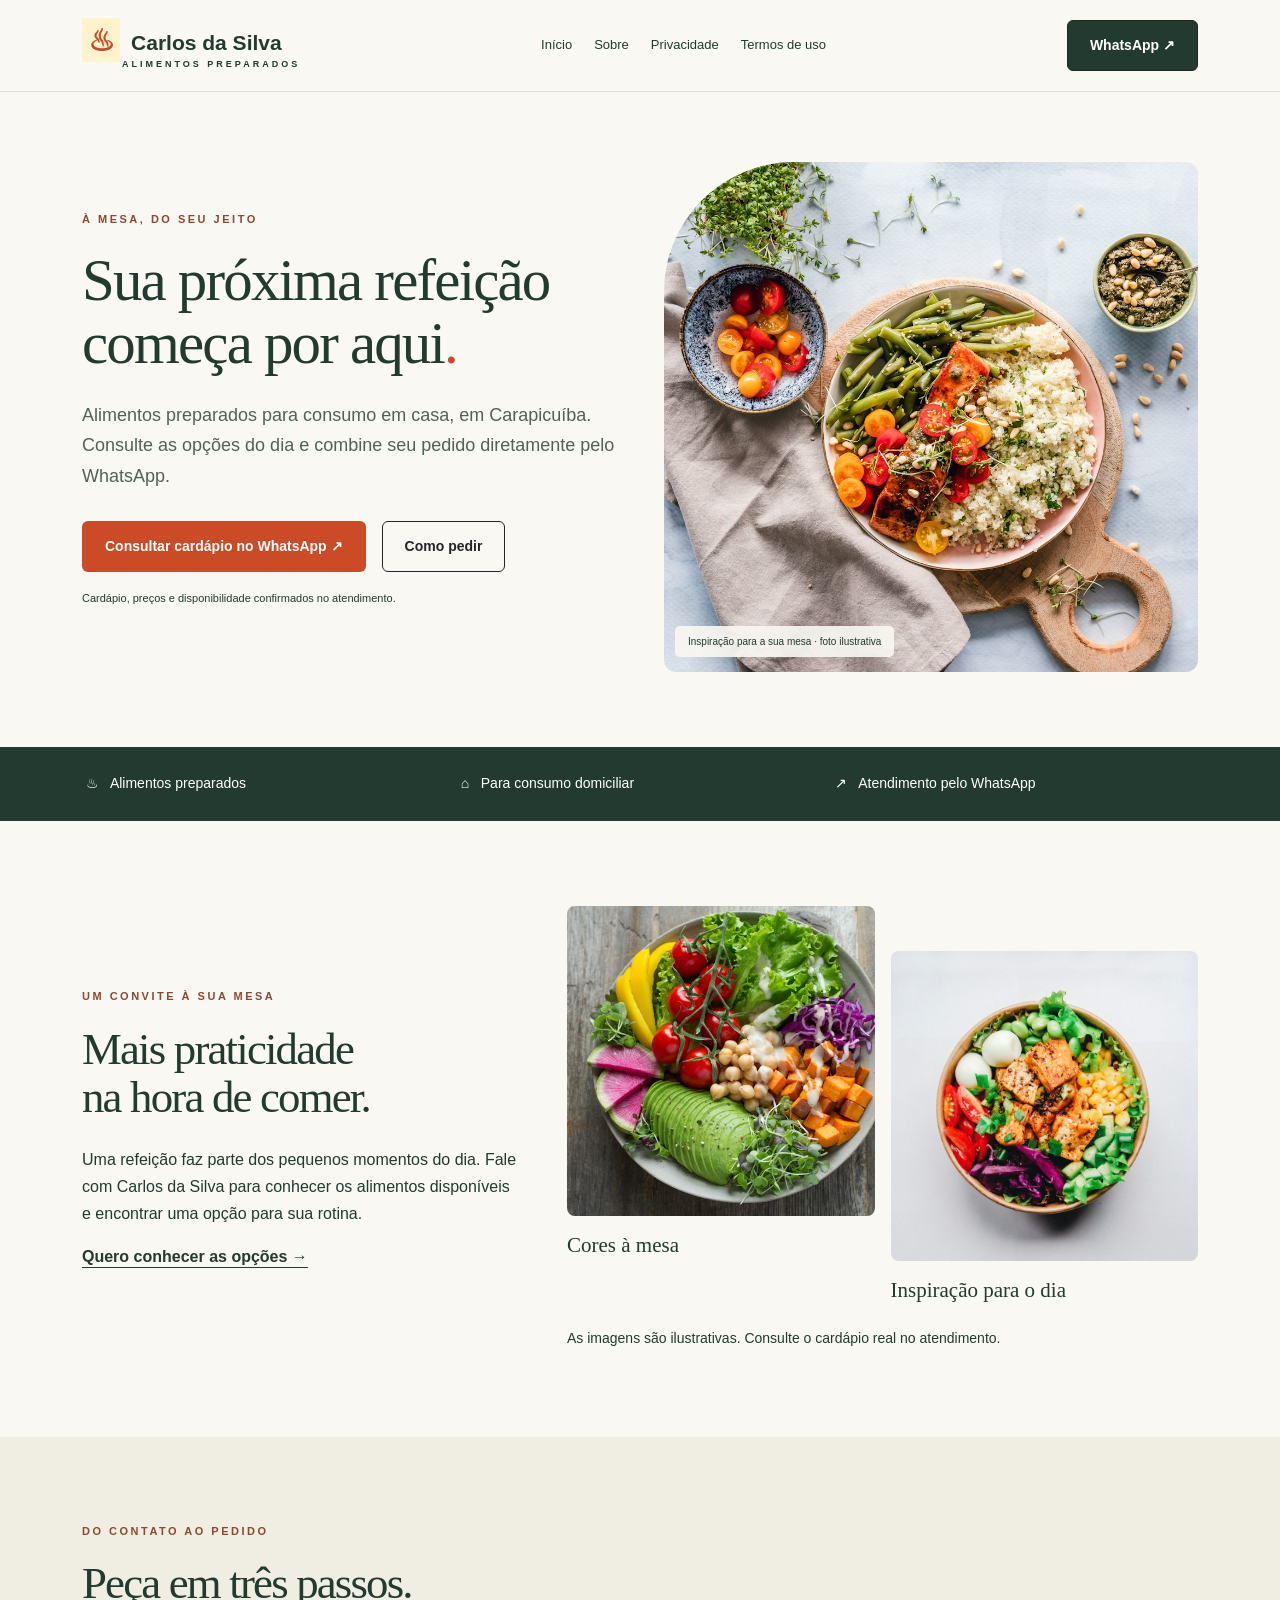
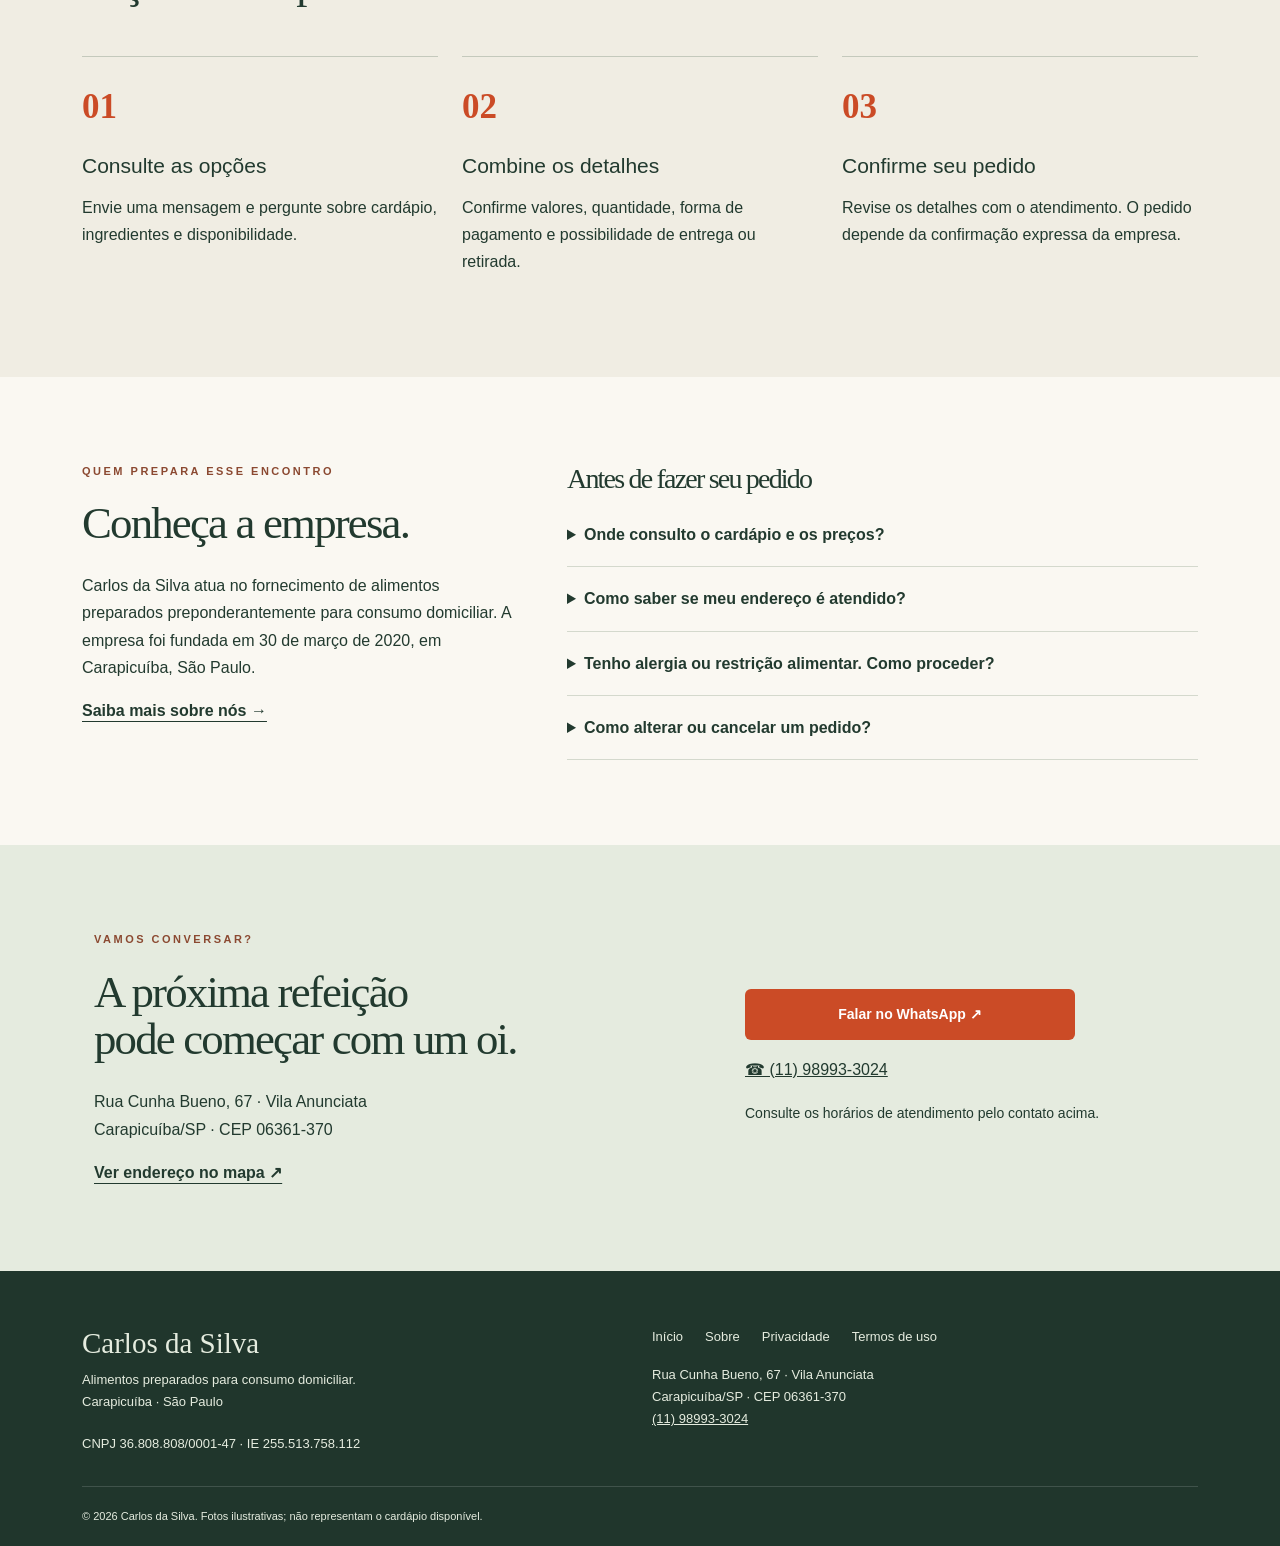
<file: index.html>
<!doctype html><html lang="pt-BR"><head><meta charset="utf-8"><meta name="viewport" content="width=device-width,initial-scale=1"><meta name="description" content="Consulte opções de alimentos preparados para consumo domiciliar com Carlos da Silva em Carapicuíba/SP. Atendimento pelo WhatsApp."><title>Alimentos preparados em Carapicuíba | Carlos da Silva</title><link rel="stylesheet" href="assets/bootstrap.min.css"><link rel="stylesheet" href="assets/style.css"></head><body><a class="skip" href="#conteudo">Pular para conteúdo</a><header><div class="container top"><a class="brand" href="index.html"><span class="mark">♨</span> Carlos da Silva<small>ALIMENTOS PREPARADOS</small></a><nav aria-label="Menu principal"><a href="index.html">Início</a><a href="sobre.html">Sobre</a><a href="privacidade.html">Privacidade</a><a href="termos.html">Termos de uso</a></nav><a class="btn btn-dark" href="https://wa.me/5511989933024?text=Ol%C3%A1%21%20Gostaria%20de%20consultar%20o%20card%C3%A1pio%20e%20a%20disponibilidade.">WhatsApp ↗</a></div></header><main id="conteudo"><section class="hero"><div class="container"><div class="row align-items-center g-5"><div class="col-lg-6"><div class="eyebrow">À MESA, DO SEU JEITO</div><h1>Sua próxima refeição<br>começa por aqui<span>.</span></h1><p class="lead">Alimentos preparados para consumo em casa, em Carapicuíba. Consulte as opções do dia e combine seu pedido diretamente pelo WhatsApp.</p><div class="d-flex flex-wrap gap-3"><a class="btn btn-orange" href="https://wa.me/5511989933024?text=Ol%C3%A1%21%20Gostaria%20de%20consultar%20o%20card%C3%A1pio%20e%20a%20disponibilidade.">Consultar cardápio no WhatsApp ↗</a><a class="btn btn-outline-dark" href="#como-pedir">Como pedir</a></div><p class="micro">Cardápio, preços e disponibilidade confirmados no atendimento.</p></div><div class="col-lg-6 visual"><img src="assets/refeicao.jpg" alt="Prato com vegetais e acompanhamentos, imagem ilustrativa" width="1400" height="1050"><span class="photo-label">Inspiração para a sua mesa · foto ilustrativa</span></div></div></div></section><section class="strip"><div class="container row mx-auto g-3"><div class="col-md-4">♨ &nbsp; Alimentos preparados</div><div class="col-md-4">⌂ &nbsp; Para consumo domiciliar</div><div class="col-md-4">↗ &nbsp; Atendimento pelo WhatsApp</div></div></section><section class="section container"><div class="row g-5 align-items-center"><div class="col-lg-5"><div class="eyebrow">UM CONVITE À SUA MESA</div><h2>Mais praticidade<br>na hora de comer.</h2><p>Uma refeição faz parte dos pequenos momentos do dia. Fale com Carlos da Silva para conhecer os alimentos disponíveis e encontrar uma opção para sua rotina.</p><a class="text-link" href="https://wa.me/5511989933024?text=Ol%C3%A1%21%20Gostaria%20de%20consultar%20o%20card%C3%A1pio%20e%20a%20disponibilidade.">Quero conhecer as opções →</a></div><div class="col-lg-7"><div class="row g-3"><div class="col-6"><img class="food" src="assets/salada.jpg" alt="Salada colorida em foto ilustrativa" loading="lazy"><p class="caption">Cores à mesa</p></div><div class="col-6"><img class="food offset-photo" src="assets/prato.jpg" alt="Composição de refeição com vegetais, foto ilustrativa" loading="lazy"><p class="caption">Inspiração para o dia</p></div></div><small>As imagens são ilustrativas. Consulte o cardápio real no atendimento.</small></div></div></section><section id="como-pedir" class="steps section"><div class="container"><div class="eyebrow">DO CONTATO AO PEDIDO</div><h2>Peça em três passos.</h2><div class="row g-4 mt-3"><div class="col-md-4"><div class="step"><b>01</b><h3>Consulte as opções</h3><p>Envie uma mensagem e pergunte sobre cardápio, ingredientes e disponibilidade.</p></div></div><div class="col-md-4"><div class="step"><b>02</b><h3>Combine os detalhes</h3><p>Confirme valores, quantidade, forma de pagamento e possibilidade de entrega ou retirada.</p></div></div><div class="col-md-4"><div class="step"><b>03</b><h3>Confirme seu pedido</h3><p>Revise os detalhes com o atendimento. O pedido depende da confirmação expressa da empresa.</p></div></div></div></div></section><section class="section container"><div class="row g-5"><div class="col-lg-5"><div class="eyebrow">QUEM PREPARA ESSE ENCONTRO</div><h2>Conheça a empresa.</h2><p>Carlos da Silva atua no fornecimento de alimentos preparados preponderantemente para consumo domiciliar. A empresa foi fundada em 30 de março de 2020, em Carapicuíba, São Paulo.</p><a class="text-link" href="sobre.html">Saiba mais sobre nós →</a></div><div class="col-lg-7"><h2 class="h3">Antes de fazer seu pedido</h2><details><summary>Onde consulto o cardápio e os preços?</summary><p>Diretamente pelo WhatsApp. Opções, valores e disponibilidade são informados antes da confirmação.</p></details><details><summary>Como saber se meu endereço é atendido?</summary><p>Informe seu bairro e endereço ao atendimento. Confirme a possibilidade de entrega, eventual taxa, prazo ou alternativa de retirada antes de pedir.</p></details><details><summary>Tenho alergia ou restrição alimentar. Como proceder?</summary><p>Informe sua restrição antes do pedido e consulte ingredientes e condições de preparo. Não presuma ausência de alérgenos ou de contaminação cruzada.</p></details><details><summary>Como alterar ou cancelar um pedido?</summary><p>Entre em contato pelo telefone ou WhatsApp assim que possível. A solicitação será analisada considerando a etapa de preparo e as condições informadas no atendimento.</p></details></div></div></section><section class="contact section"><div class="container row g-4 mx-auto align-items-center"><div class="col-lg-7"><div class="eyebrow">VAMOS CONVERSAR?</div><h2>A próxima refeição<br>pode começar com um oi.</h2><p>Rua Cunha Bueno, 67 · Vila Anunciata<br>Carapicuíba/SP · CEP 06361-370</p><a class="text-link" href="https://www.google.com/maps/search/?api=1&query=Rua+Cunha+Bueno+67+Carapicuiba+SP" target="_blank" rel="noopener">Ver endereço no mapa ↗</a></div><div class="col-lg-5"><a class="btn btn-orange" href="https://wa.me/5511989933024?text=Ol%C3%A1%21%20Gostaria%20de%20consultar%20o%20card%C3%A1pio%20e%20a%20disponibilidade.">Falar no WhatsApp ↗</a><p class="mt-3"><a href="tel:+5511989933024">☎ (11) 98993-3024</a></p><small>Consulte os horários de atendimento pelo contato acima.</small></div></div></section></main><footer><div class="container"><div class="row g-4"><div class="col-md-6"><h3>Carlos da Silva</h3><p>Alimentos preparados para consumo domiciliar.<br>Carapicuíba · São Paulo</p><small>CNPJ 36.808.808/0001-47 · IE 255.513.758.112</small></div><div class="col-md-6"><nav aria-label="Links do rodapé"><a href="index.html">Início</a><a href="sobre.html">Sobre</a><a href="privacidade.html">Privacidade</a><a href="termos.html">Termos de uso</a></nav><p class="mt-3">Rua Cunha Bueno, 67 · Vila Anunciata<br>Carapicuíba/SP · CEP 06361-370<br><a href="tel:+5511989933024">(11) 98993-3024</a></p></div></div><div class="copyright">© 2026 Carlos da Silva. Fotos ilustrativas; não representam o cardápio disponível.</div></div></footer></body></html>
</file>
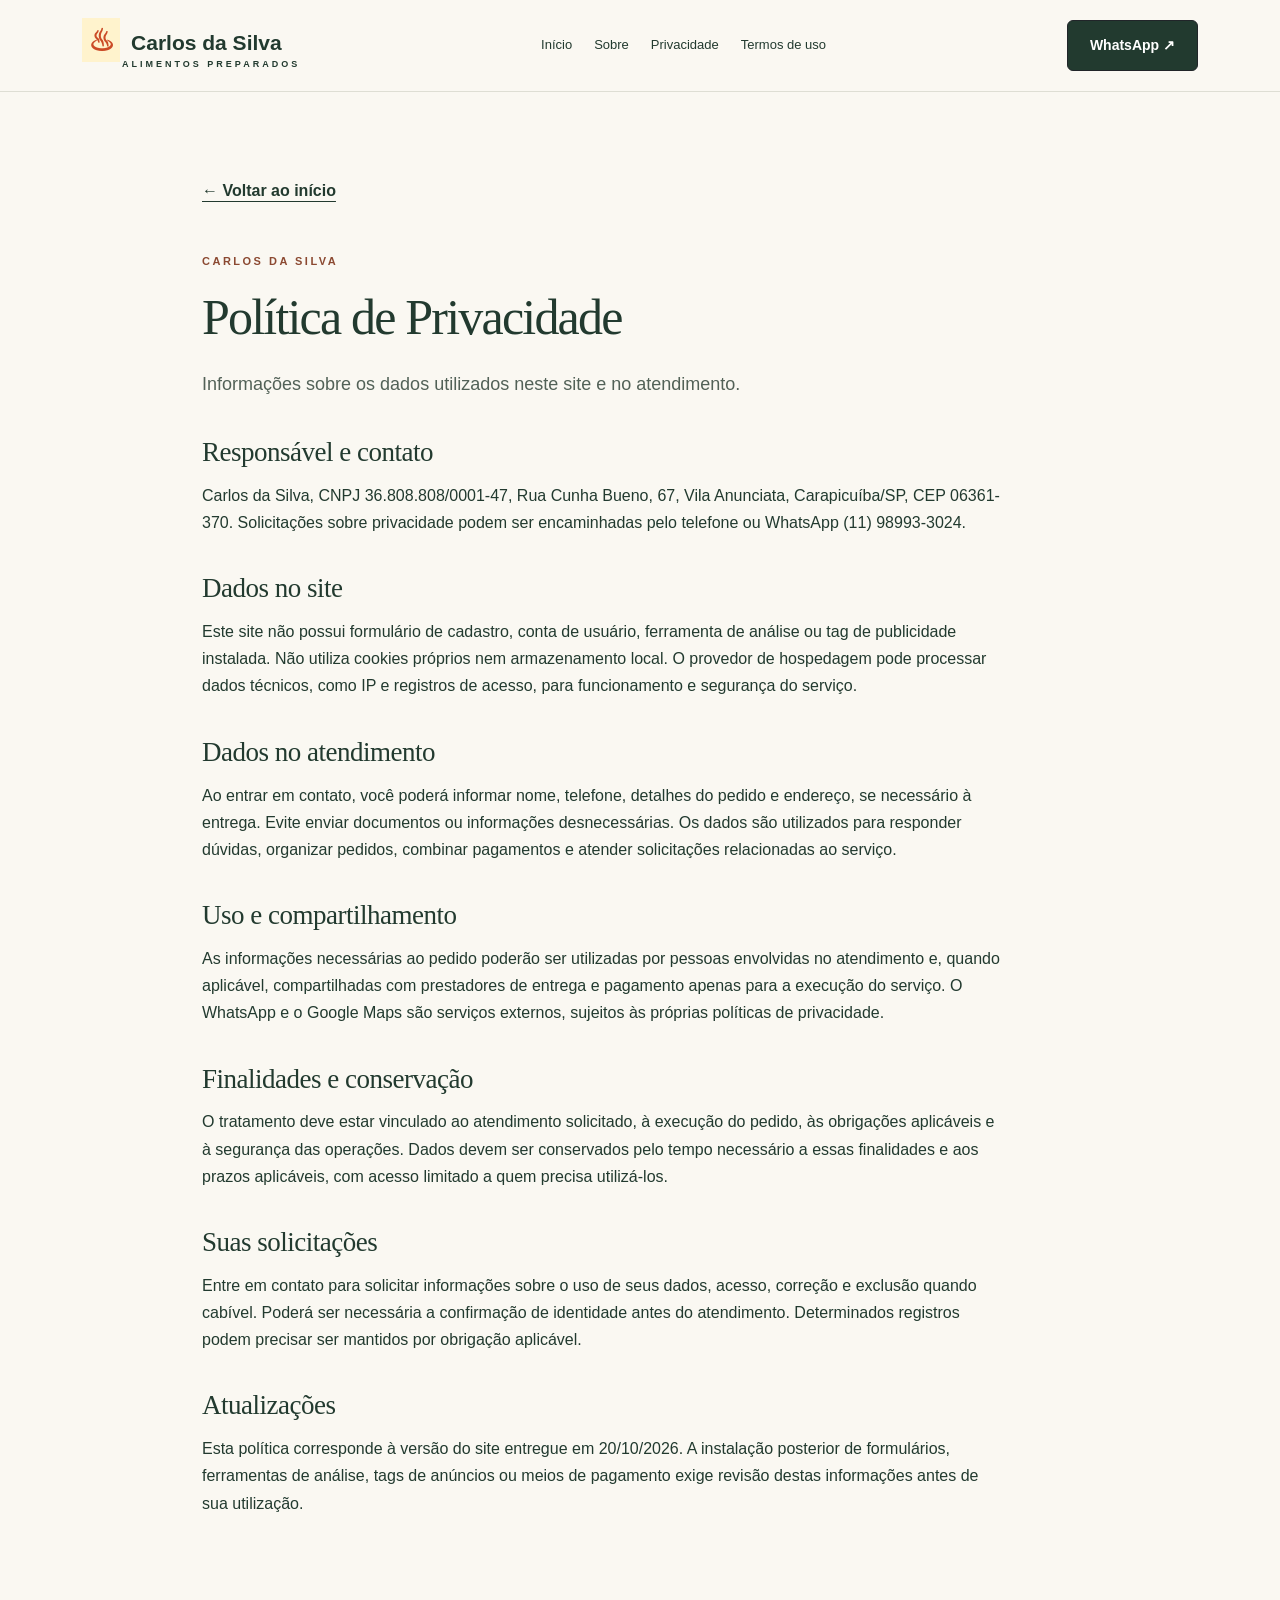
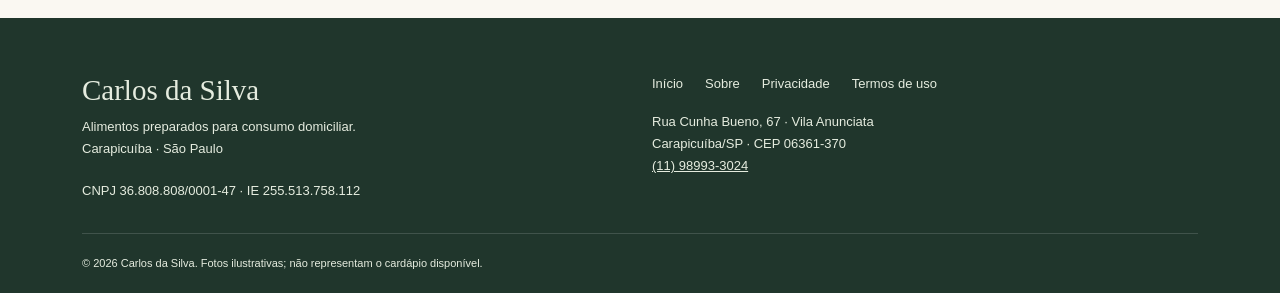
<file: privacidade.html>
<!doctype html><html lang="pt-BR"><head><meta charset="utf-8"><meta name="viewport" content="width=device-width,initial-scale=1"><meta name="description" content="Informações sobre os dados utilizados neste site e no atendimento."><title>Política de Privacidade | Carlos da Silva</title><link rel="stylesheet" href="assets/bootstrap.min.css"><link rel="stylesheet" href="assets/style.css"></head><body><a class="skip" href="#conteudo">Pular para conteúdo</a><header><div class="container top"><a class="brand" href="index.html"><span class="mark">♨</span> Carlos da Silva<small>ALIMENTOS PREPARADOS</small></a><nav aria-label="Menu principal"><a href="index.html">Início</a><a href="sobre.html">Sobre</a><a href="privacidade.html">Privacidade</a><a href="termos.html">Termos de uso</a></nav><a class="btn btn-dark" href="https://wa.me/5511989933024?text=Ol%C3%A1%21%20Gostaria%20de%20consultar%20o%20card%C3%A1pio%20e%20a%20disponibilidade.">WhatsApp ↗</a></div></header><main id="conteudo"><article class="container legal section"><a class="text-link" href="index.html">← Voltar ao início</a><div class="eyebrow mt-5">CARLOS DA SILVA</div><h1>Política de Privacidade</h1><p class="lead">Informações sobre os dados utilizados neste site e no atendimento.</p><h2>Responsável e contato</h2><p>Carlos da Silva, CNPJ 36.808.808/0001-47, Rua Cunha Bueno, 67, Vila Anunciata, Carapicuíba/SP, CEP 06361-370. Solicitações sobre privacidade podem ser encaminhadas pelo telefone ou WhatsApp (11) 98993-3024.</p><h2>Dados no site</h2><p>Este site não possui formulário de cadastro, conta de usuário, ferramenta de análise ou tag de publicidade instalada. Não utiliza cookies próprios nem armazenamento local. O provedor de hospedagem pode processar dados técnicos, como IP e registros de acesso, para funcionamento e segurança do serviço.</p><h2>Dados no atendimento</h2><p>Ao entrar em contato, você poderá informar nome, telefone, detalhes do pedido e endereço, se necessário à entrega. Evite enviar documentos ou informações desnecessárias. Os dados são utilizados para responder dúvidas, organizar pedidos, combinar pagamentos e atender solicitações relacionadas ao serviço.</p><h2>Uso e compartilhamento</h2><p>As informações necessárias ao pedido poderão ser utilizadas por pessoas envolvidas no atendimento e, quando aplicável, compartilhadas com prestadores de entrega e pagamento apenas para a execução do serviço. O WhatsApp e o Google Maps são serviços externos, sujeitos às próprias políticas de privacidade.</p><h2>Finalidades e conservação</h2><p>O tratamento deve estar vinculado ao atendimento solicitado, à execução do pedido, às obrigações aplicáveis e à segurança das operações. Dados devem ser conservados pelo tempo necessário a essas finalidades e aos prazos aplicáveis, com acesso limitado a quem precisa utilizá-los.</p><h2>Suas solicitações</h2><p>Entre em contato para solicitar informações sobre o uso de seus dados, acesso, correção e exclusão quando cabível. Poderá ser necessária a confirmação de identidade antes do atendimento. Determinados registros podem precisar ser mantidos por obrigação aplicável.</p><h2>Atualizações</h2><p>Esta política corresponde à versão do site entregue em 20/10/2026. A instalação posterior de formulários, ferramentas de análise, tags de anúncios ou meios de pagamento exige revisão destas informações antes de sua utilização.</p></article></main><footer><div class="container"><div class="row g-4"><div class="col-md-6"><h3>Carlos da Silva</h3><p>Alimentos preparados para consumo domiciliar.<br>Carapicuíba · São Paulo</p><small>CNPJ 36.808.808/0001-47 · IE 255.513.758.112</small></div><div class="col-md-6"><nav aria-label="Links do rodapé"><a href="index.html">Início</a><a href="sobre.html">Sobre</a><a href="privacidade.html">Privacidade</a><a href="termos.html">Termos de uso</a></nav><p class="mt-3">Rua Cunha Bueno, 67 · Vila Anunciata<br>Carapicuíba/SP · CEP 06361-370<br><a href="tel:+5511989933024">(11) 98993-3024</a></p></div></div><div class="copyright">© 2026 Carlos da Silva. Fotos ilustrativas; não representam o cardápio disponível.</div></div></footer></body></html>
</file>
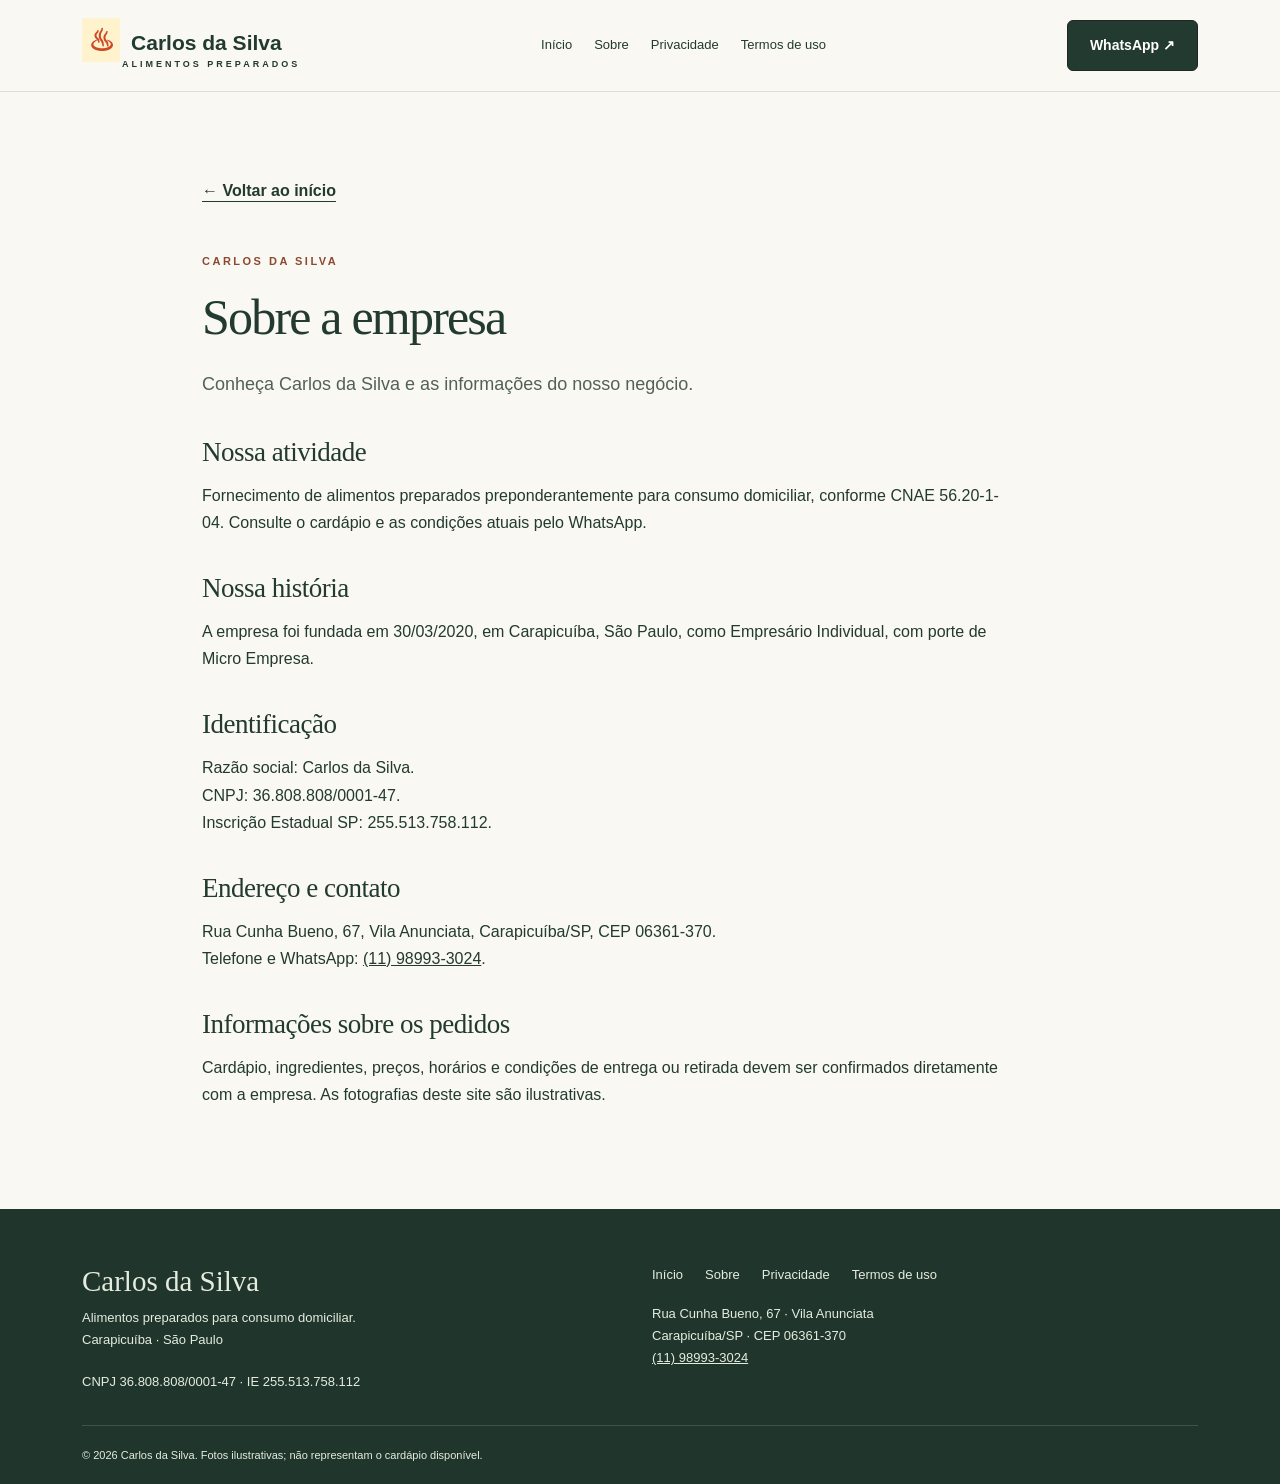
<file: sobre.html>
<!doctype html><html lang="pt-BR"><head><meta charset="utf-8"><meta name="viewport" content="width=device-width,initial-scale=1"><meta name="description" content="Conheça Carlos da Silva e as informações do nosso negócio."><title>Sobre a empresa | Carlos da Silva</title><link rel="stylesheet" href="assets/bootstrap.min.css"><link rel="stylesheet" href="assets/style.css"></head><body><a class="skip" href="#conteudo">Pular para conteúdo</a><header><div class="container top"><a class="brand" href="index.html"><span class="mark">♨</span> Carlos da Silva<small>ALIMENTOS PREPARADOS</small></a><nav aria-label="Menu principal"><a href="index.html">Início</a><a href="sobre.html">Sobre</a><a href="privacidade.html">Privacidade</a><a href="termos.html">Termos de uso</a></nav><a class="btn btn-dark" href="https://wa.me/5511989933024?text=Ol%C3%A1%21%20Gostaria%20de%20consultar%20o%20card%C3%A1pio%20e%20a%20disponibilidade.">WhatsApp ↗</a></div></header><main id="conteudo"><article class="container legal section"><a class="text-link" href="index.html">← Voltar ao início</a><div class="eyebrow mt-5">CARLOS DA SILVA</div><h1>Sobre a empresa</h1><p class="lead">Conheça Carlos da Silva e as informações do nosso negócio.</p><h2>Nossa atividade</h2><p>Fornecimento de alimentos preparados preponderantemente para consumo domiciliar, conforme CNAE 56.20-1-04. Consulte o cardápio e as condições atuais pelo WhatsApp.</p><h2>Nossa história</h2><p>A empresa foi fundada em 30/03/2020, em Carapicuíba, São Paulo, como Empresário Individual, com porte de Micro Empresa.</p><h2>Identificação</h2><p>Razão social: Carlos da Silva.<br>CNPJ: 36.808.808/0001-47.<br>Inscrição Estadual SP: 255.513.758.112.</p><h2>Endereço e contato</h2><p>Rua Cunha Bueno, 67, Vila Anunciata, Carapicuíba/SP, CEP 06361-370.<br>Telefone e WhatsApp: <a href="tel:+5511989933024">(11) 98993-3024</a>.</p><h2>Informações sobre os pedidos</h2><p>Cardápio, ingredientes, preços, horários e condições de entrega ou retirada devem ser confirmados diretamente com a empresa. As fotografias deste site são ilustrativas.</p></article></main><footer><div class="container"><div class="row g-4"><div class="col-md-6"><h3>Carlos da Silva</h3><p>Alimentos preparados para consumo domiciliar.<br>Carapicuíba · São Paulo</p><small>CNPJ 36.808.808/0001-47 · IE 255.513.758.112</small></div><div class="col-md-6"><nav aria-label="Links do rodapé"><a href="index.html">Início</a><a href="sobre.html">Sobre</a><a href="privacidade.html">Privacidade</a><a href="termos.html">Termos de uso</a></nav><p class="mt-3">Rua Cunha Bueno, 67 · Vila Anunciata<br>Carapicuíba/SP · CEP 06361-370<br><a href="tel:+5511989933024">(11) 98993-3024</a></p></div></div><div class="copyright">© 2026 Carlos da Silva. Fotos ilustrativas; não representam o cardápio disponível.</div></div></footer></body></html>
</file>
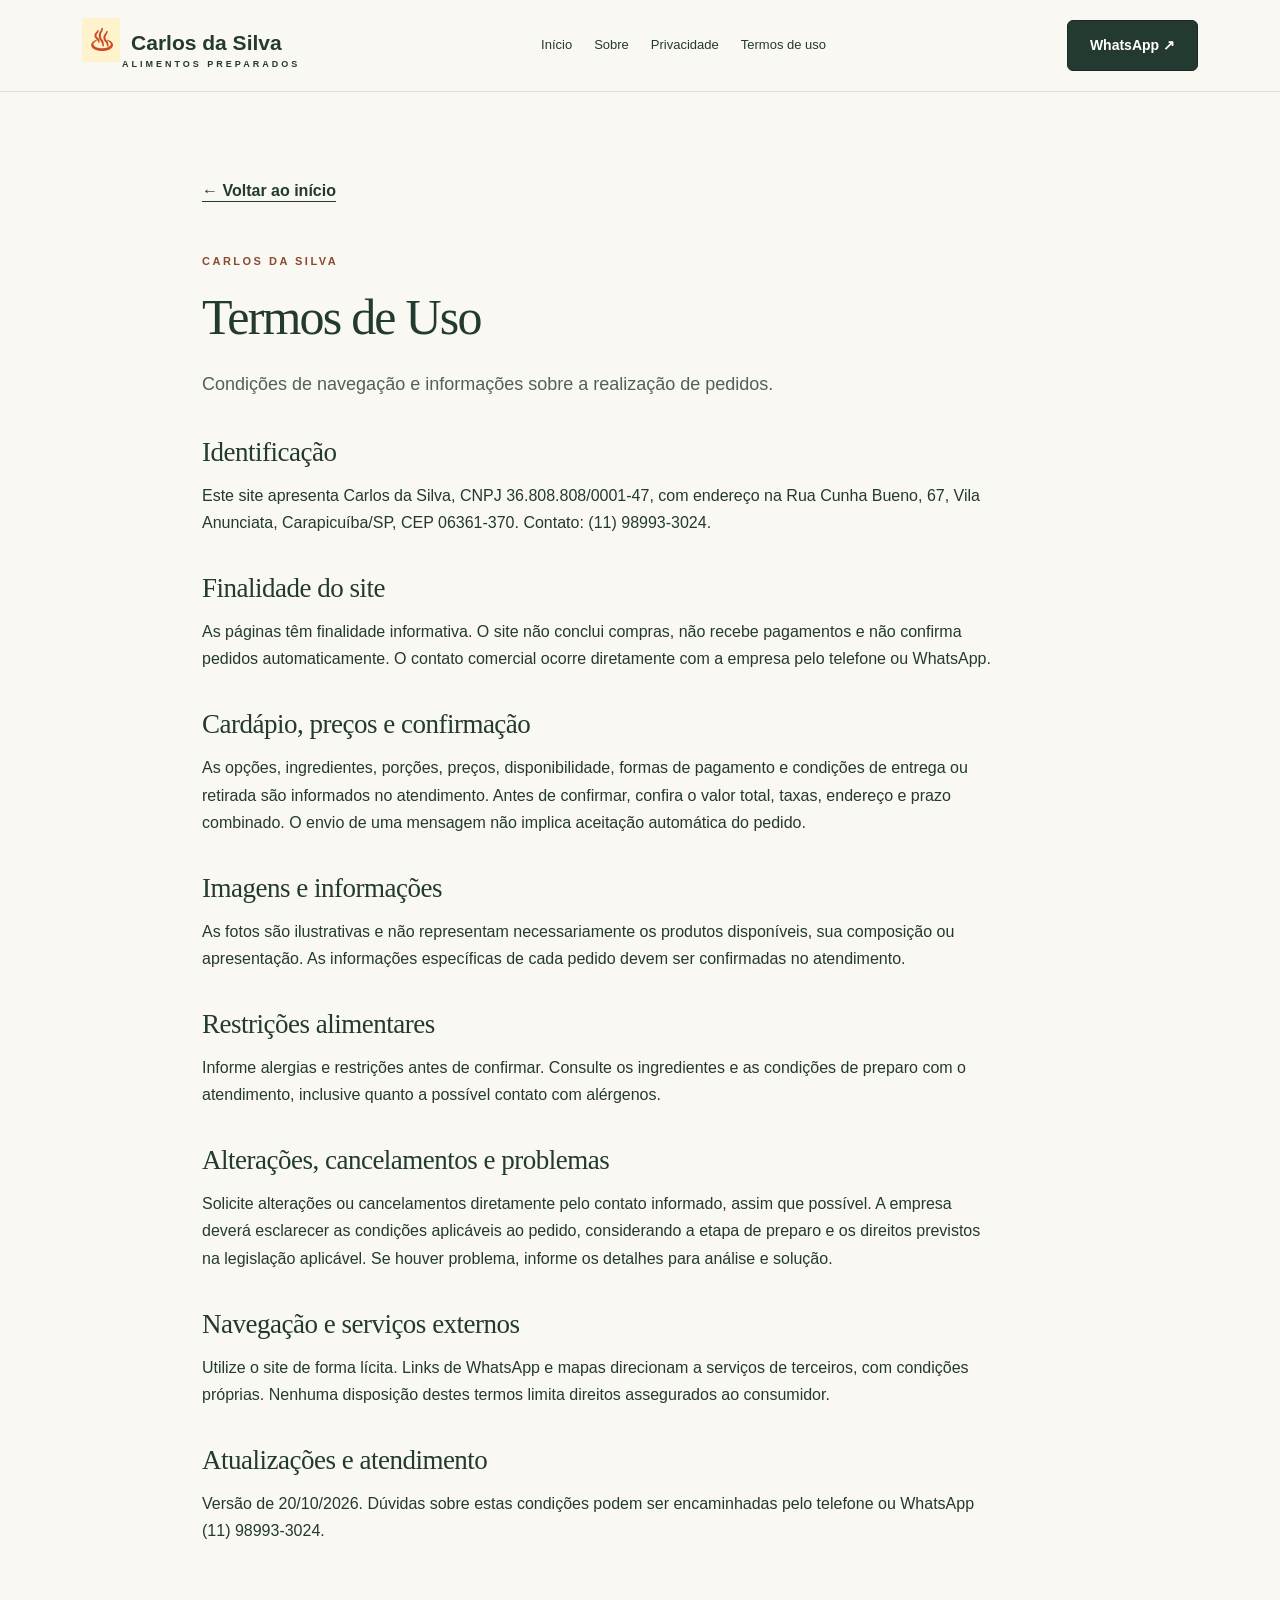
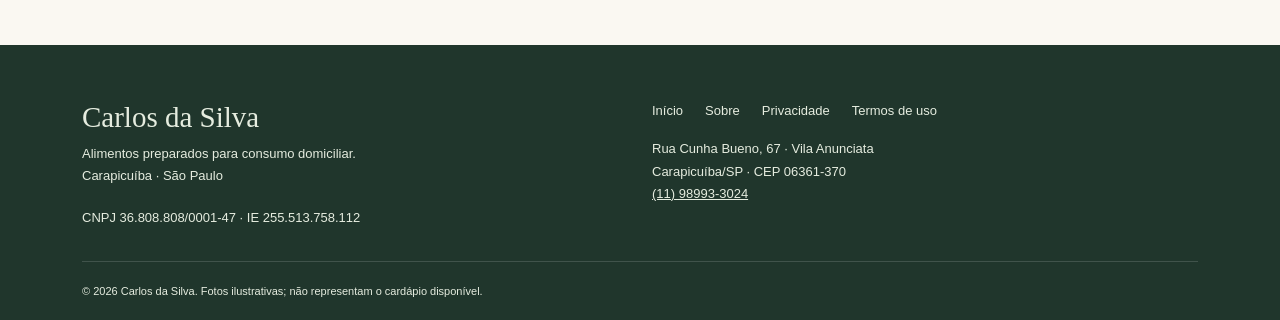
<file: termos.html>
<!doctype html><html lang="pt-BR"><head><meta charset="utf-8"><meta name="viewport" content="width=device-width,initial-scale=1"><meta name="description" content="Condições de navegação e informações sobre a realização de pedidos."><title>Termos de Uso | Carlos da Silva</title><link rel="stylesheet" href="assets/bootstrap.min.css"><link rel="stylesheet" href="assets/style.css"></head><body><a class="skip" href="#conteudo">Pular para conteúdo</a><header><div class="container top"><a class="brand" href="index.html"><span class="mark">♨</span> Carlos da Silva<small>ALIMENTOS PREPARADOS</small></a><nav aria-label="Menu principal"><a href="index.html">Início</a><a href="sobre.html">Sobre</a><a href="privacidade.html">Privacidade</a><a href="termos.html">Termos de uso</a></nav><a class="btn btn-dark" href="https://wa.me/5511989933024?text=Ol%C3%A1%21%20Gostaria%20de%20consultar%20o%20card%C3%A1pio%20e%20a%20disponibilidade.">WhatsApp ↗</a></div></header><main id="conteudo"><article class="container legal section"><a class="text-link" href="index.html">← Voltar ao início</a><div class="eyebrow mt-5">CARLOS DA SILVA</div><h1>Termos de Uso</h1><p class="lead">Condições de navegação e informações sobre a realização de pedidos.</p><h2>Identificação</h2><p>Este site apresenta Carlos da Silva, CNPJ 36.808.808/0001-47, com endereço na Rua Cunha Bueno, 67, Vila Anunciata, Carapicuíba/SP, CEP 06361-370. Contato: (11) 98993-3024.</p><h2>Finalidade do site</h2><p>As páginas têm finalidade informativa. O site não conclui compras, não recebe pagamentos e não confirma pedidos automaticamente. O contato comercial ocorre diretamente com a empresa pelo telefone ou WhatsApp.</p><h2>Cardápio, preços e confirmação</h2><p>As opções, ingredientes, porções, preços, disponibilidade, formas de pagamento e condições de entrega ou retirada são informados no atendimento. Antes de confirmar, confira o valor total, taxas, endereço e prazo combinado. O envio de uma mensagem não implica aceitação automática do pedido.</p><h2>Imagens e informações</h2><p>As fotos são ilustrativas e não representam necessariamente os produtos disponíveis, sua composição ou apresentação. As informações específicas de cada pedido devem ser confirmadas no atendimento.</p><h2>Restrições alimentares</h2><p>Informe alergias e restrições antes de confirmar. Consulte os ingredientes e as condições de preparo com o atendimento, inclusive quanto a possível contato com alérgenos.</p><h2>Alterações, cancelamentos e problemas</h2><p>Solicite alterações ou cancelamentos diretamente pelo contato informado, assim que possível. A empresa deverá esclarecer as condições aplicáveis ao pedido, considerando a etapa de preparo e os direitos previstos na legislação aplicável. Se houver problema, informe os detalhes para análise e solução.</p><h2>Navegação e serviços externos</h2><p>Utilize o site de forma lícita. Links de WhatsApp e mapas direcionam a serviços de terceiros, com condições próprias. Nenhuma disposição destes termos limita direitos assegurados ao consumidor.</p><h2>Atualizações e atendimento</h2><p>Versão de 20/10/2026. Dúvidas sobre estas condições podem ser encaminhadas pelo telefone ou WhatsApp (11) 98993-3024.</p></article></main><footer><div class="container"><div class="row g-4"><div class="col-md-6"><h3>Carlos da Silva</h3><p>Alimentos preparados para consumo domiciliar.<br>Carapicuíba · São Paulo</p><small>CNPJ 36.808.808/0001-47 · IE 255.513.758.112</small></div><div class="col-md-6"><nav aria-label="Links do rodapé"><a href="index.html">Início</a><a href="sobre.html">Sobre</a><a href="privacidade.html">Privacidade</a><a href="termos.html">Termos de uso</a></nav><p class="mt-3">Rua Cunha Bueno, 67 · Vila Anunciata<br>Carapicuíba/SP · CEP 06361-370<br><a href="tel:+5511989933024">(11) 98993-3024</a></p></div></div><div class="copyright">© 2026 Carlos da Silva. Fotos ilustrativas; não representam o cardápio disponível.</div></div></footer></body></html>
</file>
<file: assets/style.css>
@charset "UTF-8";:root{--ink:#223a2f;--orange:#cb4b26;--paper:#faf8f2}body{background:var(--paper);color:var(--ink);font-family:Arial,sans-serif;line-height:1.7}a{color:inherit}header{border-bottom:1px solid #deded4;background:var(--paper)}.top{display:flex;align-items:center;justify-content:space-between;gap:25px;padding-top:20px;padding-bottom:20px}.brand{text-decoration:none;font-weight:700;font-size:21px;line-height:1.3}.brand small{display:block;font-size:9px;letter-spacing:3px;margin-left:40px}.mark{color:var(--orange);font-size:30px;margin-right:5px}nav{display:flex;gap:22px;flex-wrap:wrap}nav a{text-decoration:none;font-size:13px}.btn{padding:14px 22px;border-radius:6px;font-size:14px;font-weight:600}.btn-orange{background:var(--orange);color:white}.btn-orange:hover{background:#a73515;color:white}.btn-dark{background:var(--ink)}.hero{padding:70px 0 75px}.eyebrow{font-size:11px;letter-spacing:2.5px;font-weight:bold;margin-bottom:20px;color:#8b4931}h1,h2{font-family:Georgia,serif;line-height:1.07;letter-spacing:-1.8px}h1{font-size:clamp(42px,4.6vw,68px);margin-bottom:25px}h1 span{color:var(--orange)}h2{font-size:clamp(34px,3.5vw,46px);margin-bottom:24px}h3{font-size:21px}.lead{font-size:18px;line-height:1.7;max-width:540px;color:#526157;margin-bottom:30px}.micro{font-size:11px;margin-top:17px}.visual{position:relative}.visual img{width:100%;height:510px;object-fit:cover;border-radius:130px 12px 12px 12px}.photo-label{position:absolute;bottom:15px;left:35px;background:#faf8f2e8;padding:7px 13px;border-radius:5px;font-size:10px}.strip{background:var(--ink);color:#fff;padding:25px 0;font-size:14px}.section{padding-top:85px;padding-bottom:85px}.food{width:100%;height:310px;object-fit:cover;border-radius:8px}.offset-photo{margin-top:45px}.caption{font-family:Georgia,serif;font-size:21px;margin-top:12px}.text-link{font-weight:bold;text-underline-offset:5px}.steps{background:#f0ede3}.step{border-top:1px solid #c4c9bc;padding-top:20px}.step b{font-family:Georgia,serif;color:var(--orange);font-size:35px}.step h3{margin:16px 0}details{border-bottom:1px solid #d4d9cd;padding:18px 0}summary{font-weight:600;cursor:pointer}details p{padding-top:12px}.contact{background:#e5ebdf}.contact .btn{width:100%;max-width:330px}footer{background:#20362c;color:#e5ecdf;padding:55px 0 20px}footer h3{font-family:Georgia,serif;font-size:29px}footer p,footer small{font-size:13px}.copyright{border-top:1px solid #ffffff25;padding-top:20px;margin-top:30px;font-size:11px}.legal{max-width:900px;min-height:70vh}.legal h1{font-size:50px}.legal h2{font-size:27px;letter-spacing:-.5px;margin:38px 0 15px}.legal p{max-width:800px}.skip{position:absolute;left:-9999px}.skip:focus{left:10px;top:10px;background:white;padding:10px;z-index:10}a:focus-visible,summary:focus-visible{outline:3px solid #cb4b26;outline-offset:5px}@media(max-width:767px){.top{flex-wrap:wrap;gap:15px}.top nav{order:3;width:100%;justify-content:space-between;gap:10px}.top .btn{padding:10px 13px}.hero{padding:40px 0}.visual img{height:370px;border-top-left-radius:85px}.section{padding-top:55px;padding-bottom:55px}.food{height:220px}.legal h1{font-size:40px}nav{gap:14px}.strip .col-md-4{padding:5px 10px}}
</file>
